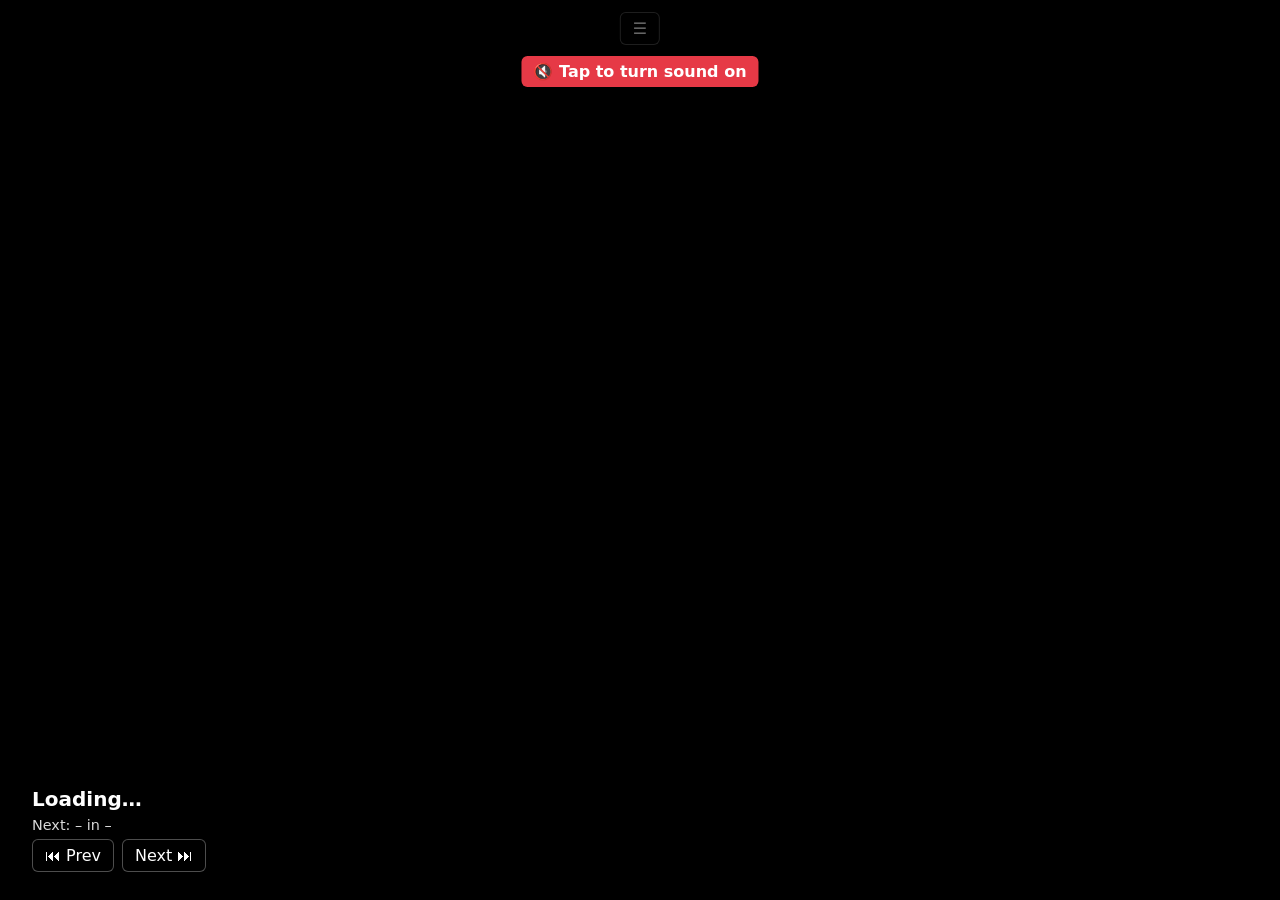
<file: index.html>
<!doctype html>
<html lang="en">
<head>
  <meta charset="utf-8">
  <meta name="viewport" content="width=device-width, initial-scale=1">
  <title>Hourly News Switcher</title>
  <link rel="stylesheet" href="styles.css">
</head>
<body>
  <!-- news-switcher.js puts the YouTube player inside this element -->
  <div id="player-container"></div>

  <!-- Shown until the browser lets us play sound. Clicking it unmutes. -->
  <button id="unmute-button" type="button" hidden>🔇 Tap to turn sound on</button>

  <!-- Optional on-screen extras. Toggle from the ☰ menu or with the "H" key. -->
  <div id="extras-panel">
    <div id="now-playing">
      <span id="channel-name">Loading…</span>
      <span id="channel-status"></span>
    </div>
    <div id="next-up">
      Next: <span id="next-channel-name">–</span> in <span id="countdown">–</span>
    </div>
    <div id="controls">
      <button id="previous-button" type="button" title="Previous channel (←)">⏮ Prev</button>
      <button id="next-button" type="button" title="Next channel (→)">Next ⏭</button>
    </div>
  </div>

  <!-- Settings menu, top middle so it stays clear of YouTube's own buttons
       in the corners. Open with the ☰ button or the "M" key. -->
  <div id="menu-area">
    <button id="menu-button" type="button" title="Settings (M)"
            aria-controls="settings-menu" aria-expanded="false">☰</button>

    <div id="settings-menu" hidden>
      <label class="menu-option">
        <input id="show-extras-checkbox" type="checkbox">
        Show channel info and controls (H)
      </label>

      <h2>Sources</h2>
      <p class="menu-hint">Tick the channels to rotate through. Click a name to watch it now.</p>
      <ul id="source-list"></ul>

      <!-- Google Play's News policy needs a clearly labelled contact section
           in the app, and the Android app shows this page. -->
      <h2>Contact us</h2>
      <p class="menu-contact">
        Email <a href="mailto:nick@redfern.org.uk">nick@redfern.org.uk</a><br>
        <a href="contact.html">Contact page</a> · <a href="privacy.html">Privacy policy</a>
      </p>
    </div>
  </div>

  <script src="channels.js"></script>
  <script src="news-switcher.js"></script>
  <script src="https://www.youtube.com/iframe_api"></script>
</body>
</html>
</file>
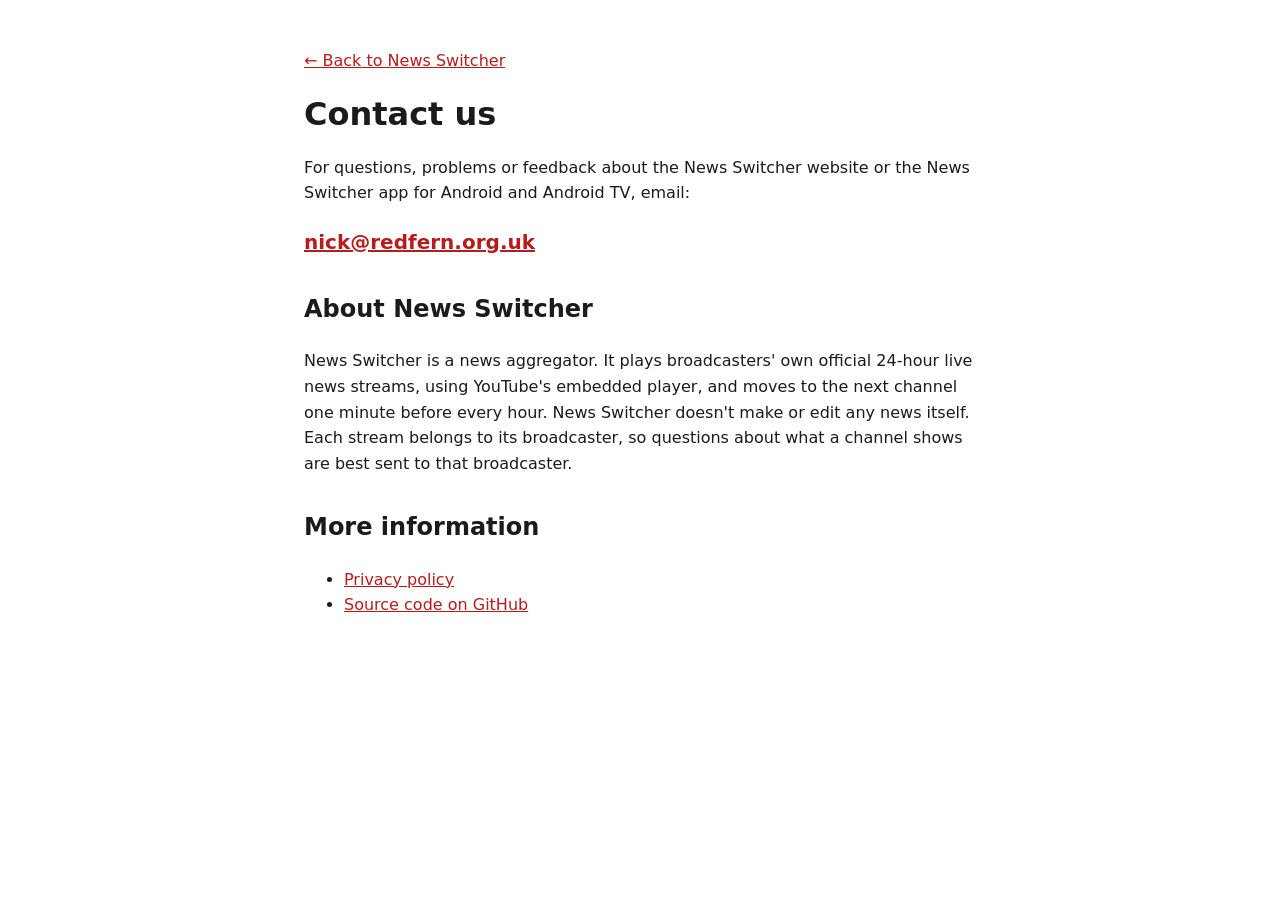
<file: contact.html>
<!doctype html>
<html lang="en-GB">
<head>
  <meta charset="utf-8">
  <meta name="viewport" content="width=device-width, initial-scale=1">
  <title>Contact us · News Switcher</title>
  <!-- Same small reading-page styles as privacy.html, because styles.css is
       for the full-screen player. -->
  <style>
    body {
      margin: 0 auto;
      max-width: 42rem;
      padding: 2rem 1rem 4rem;
      font-family: system-ui, -apple-system, "Segoe UI", sans-serif;
      line-height: 1.6;
      color: #1b1b1b;
      background: #ffffff;
    }
    h1 { line-height: 1.2; }
    h2 { margin-top: 2rem; }
    a { color: #b71c1c; }
    .contact-email { font-size: 1.25rem; font-weight: 600; }
    @media (prefers-color-scheme: dark) {
      body { color: #eeeeee; background: #121212; }
      a { color: #ff8a80; }
    }
  </style>
</head>
<body>
  <!-- Plain link back, because in the Android app this page opens inside the
       app rather than in a browser. -->
  <p><a href="./">← Back to News Switcher</a></p>

  <h1>Contact us</h1>

  <p>For questions, problems or feedback about the News Switcher website or the News Switcher app for Android and Android TV, email:</p>
  <p class="contact-email"><a href="mailto:nick@redfern.org.uk">nick@redfern.org.uk</a></p>

  <h2>About News Switcher</h2>
  <p>News Switcher is a news aggregator. It plays broadcasters' own official 24-hour live news streams, using YouTube's embedded player, and moves to the next channel one minute before every hour. News Switcher doesn't make or edit any news itself. Each stream belongs to its broadcaster, so questions about what a channel shows are best sent to that broadcaster.</p>

  <h2>More information</h2>
  <ul>
    <li><a href="privacy.html">Privacy policy</a></li>
    <li><a href="https://github.com/RedNick/news-switcher">Source code on GitHub</a></li>
  </ul>
</body>
</html>
</file>
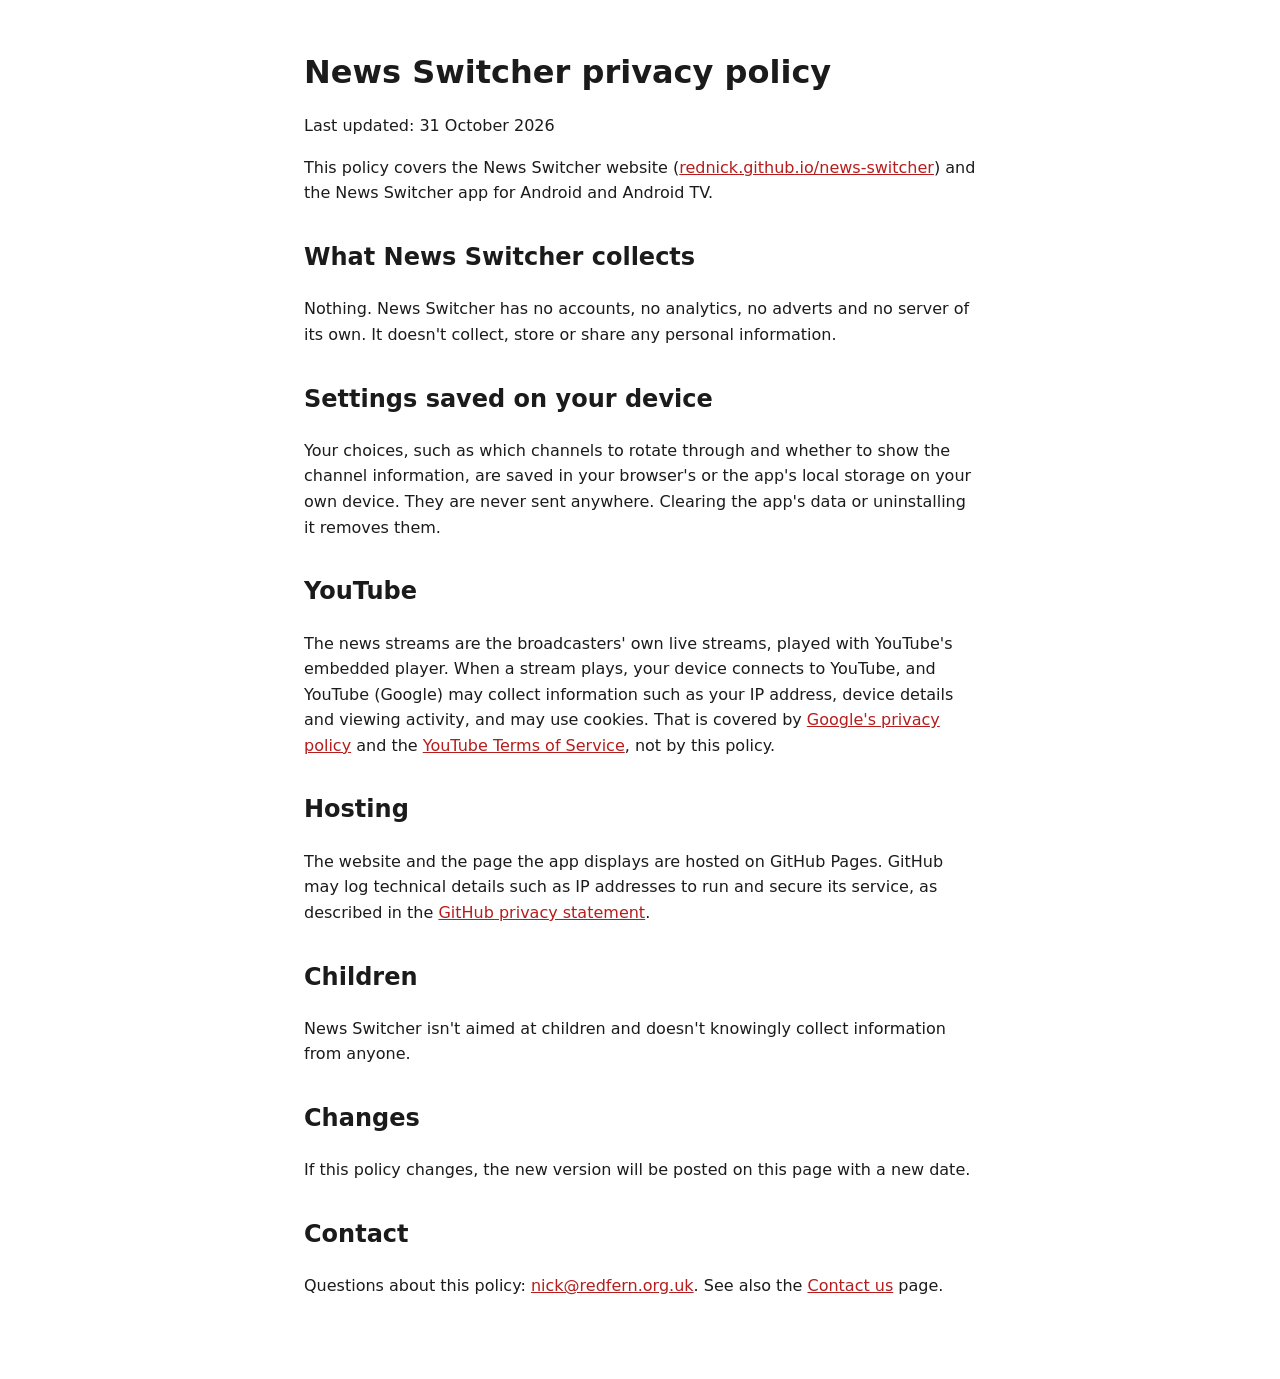
<file: privacy.html>
<!doctype html>
<html lang="en-GB">
<head>
  <meta charset="utf-8">
  <meta name="viewport" content="width=device-width, initial-scale=1">
  <title>Privacy Policy · News Switcher</title>
  <!-- Its own small stylesheet, because styles.css is for the full-screen player. -->
  <style>
    body {
      margin: 0 auto;
      max-width: 42rem;
      padding: 2rem 1rem 4rem;
      font-family: system-ui, -apple-system, "Segoe UI", sans-serif;
      line-height: 1.6;
      color: #1b1b1b;
      background: #ffffff;
    }
    h1 { line-height: 1.2; }
    h2 { margin-top: 2rem; }
    a { color: #b71c1c; }
    @media (prefers-color-scheme: dark) {
      body { color: #eeeeee; background: #121212; }
      a { color: #ff8a80; }
    }
  </style>
</head>
<body>
  <h1>News Switcher privacy policy</h1>
  <p>Last updated: 31 October 2026</p>

  <p>This policy covers the News Switcher website (<a href="https://rednick.github.io/news-switcher/">rednick.github.io/news-switcher</a>) and the News Switcher app for Android and Android TV.</p>

  <h2>What News Switcher collects</h2>
  <p>Nothing. News Switcher has no accounts, no analytics, no adverts and no server of its own. It doesn't collect, store or share any personal information.</p>

  <h2>Settings saved on your device</h2>
  <p>Your choices, such as which channels to rotate through and whether to show the channel information, are saved in your browser's or the app's local storage on your own device. They are never sent anywhere. Clearing the app's data or uninstalling it removes them.</p>

  <h2>YouTube</h2>
  <p>The news streams are the broadcasters' own live streams, played with YouTube's embedded player. When a stream plays, your device connects to YouTube, and YouTube (Google) may collect information such as your IP address, device details and viewing activity, and may use cookies. That is covered by <a href="https://policies.google.com/privacy">Google's privacy policy</a> and the <a href="https://www.youtube.com/t/terms">YouTube Terms of Service</a>, not by this policy.</p>

  <h2>Hosting</h2>
  <p>The website and the page the app displays are hosted on GitHub Pages. GitHub may log technical details such as IP addresses to run and secure its service, as described in the <a href="https://docs.github.com/en/site-policy/privacy-policies/github-general-privacy-statement">GitHub privacy statement</a>.</p>

  <h2>Children</h2>
  <p>News Switcher isn't aimed at children and doesn't knowingly collect information from anyone.</p>

  <h2>Changes</h2>
  <p>If this policy changes, the new version will be posted on this page with a new date.</p>

  <h2>Contact</h2>
  <p>Questions about this policy: <a href="mailto:nick@redfern.org.uk">nick@redfern.org.uk</a>. See also the <a href="contact.html">Contact us</a> page.</p>
</body>
</html>
</file>
<file: styles.css>
:root {
  --panel-background: rgba(0, 0, 0, 0.65);
  --panel-text: #ffffff;
  --accent: #e63946;
}

html, body {
  margin: 0;
  height: 100%;
  background: #000000;
  color: var(--panel-text);
  font-family: system-ui, -apple-system, "Segoe UI", sans-serif;
  overflow: hidden;
}

/* The player fills the whole window. */
#player-container,
#player-container iframe {
  position: fixed;
  inset: 0;
  width: 100%;
  height: 100%;
  border: 0;
}

button {
  font: inherit;
  color: var(--panel-text);
  background: var(--panel-background);
  border: 1px solid rgba(255, 255, 255, 0.3);
  border-radius: 6px;
  padding: 6px 12px;
  cursor: pointer;
}

button:hover {
  border-color: var(--panel-text);
}

#extras-panel {
  position: fixed;
  left: 16px;
  bottom: 16px;
  max-width: calc(100% - 32px);
  box-sizing: border-box;
  padding: 12px 16px;
  background: var(--panel-background);
  border-radius: 8px;
  display: flex;
  flex-direction: column;
  gap: 6px;
}

/* Hidden when the extras are toggled off. */
body.extras-hidden #extras-panel {
  display: none;
}

#channel-name {
  font-size: 1.25rem;
  font-weight: 600;
}

#channel-status {
  margin-left: 8px;
  color: var(--accent);
  font-size: 0.9rem;
}

#next-up {
  font-size: 0.9rem;
  opacity: 0.85;
}

#controls {
  display: flex;
  gap: 8px;
}

/* The menu sits at the top middle, clear of YouTube's corner buttons. */
#menu-area {
  position: fixed;
  top: 12px;
  left: 50%;
  transform: translateX(-50%);
  display: flex;
  flex-direction: column;
  align-items: center;
  gap: 8px;
  max-width: calc(100% - 32px);
  z-index: 1; /* Open menu covers the unmute button below it. */
}

#menu-button {
  opacity: 0.4;
}

#menu-button:hover,
#menu-button[aria-expanded="true"] {
  opacity: 1;
}

#settings-menu {
  width: 280px;
  max-width: 100%;
  max-height: calc(100vh - 80px);
  overflow-y: auto;
  box-sizing: border-box;
  padding: 12px 16px;
  background: rgb(12, 12, 12);
  border-radius: 8px;
}

#settings-menu[hidden] {
  display: none;
}

#settings-menu h2 {
  margin: 12px 0 4px;
  font-size: 1rem;
}

.menu-option {
  display: flex;
  align-items: center;
  gap: 8px;
  cursor: pointer;
}

.menu-contact {
  margin: 0;
  font-size: 0.85rem;
  line-height: 1.6;
}

.menu-contact a {
  color: #ff8a80;
}

.menu-hint {
  margin: 0 0 8px;
  font-size: 0.8rem;
  opacity: 0.75;
}

#source-list {
  list-style: none;
  margin: 0;
  padding: 0;
}

#source-list li {
  display: flex;
  align-items: center;
  gap: 8px;
  padding: 2px 0;
}

.watch-button {
  flex: 1;
  text-align: left;
  background: transparent;
  border-color: transparent;
}

.watch-button:hover {
  border-color: rgba(255, 255, 255, 0.5);
}

/* Highlights the channel that's on now. */
#source-list li.is-playing .watch-button {
  border-color: var(--accent);
  font-weight: 600;
}

#source-list li.is-playing .watch-button::after {
  content: " ● now";
  color: var(--accent);
  font-size: 0.8rem;
}

/* Just below the menu button, so the two don't overlap. */
#unmute-button {
  position: fixed;
  top: 56px;
  left: 50%;
  transform: translateX(-50%);
  background: var(--accent);
  border: 0;
  font-weight: 600;
}
</file>
